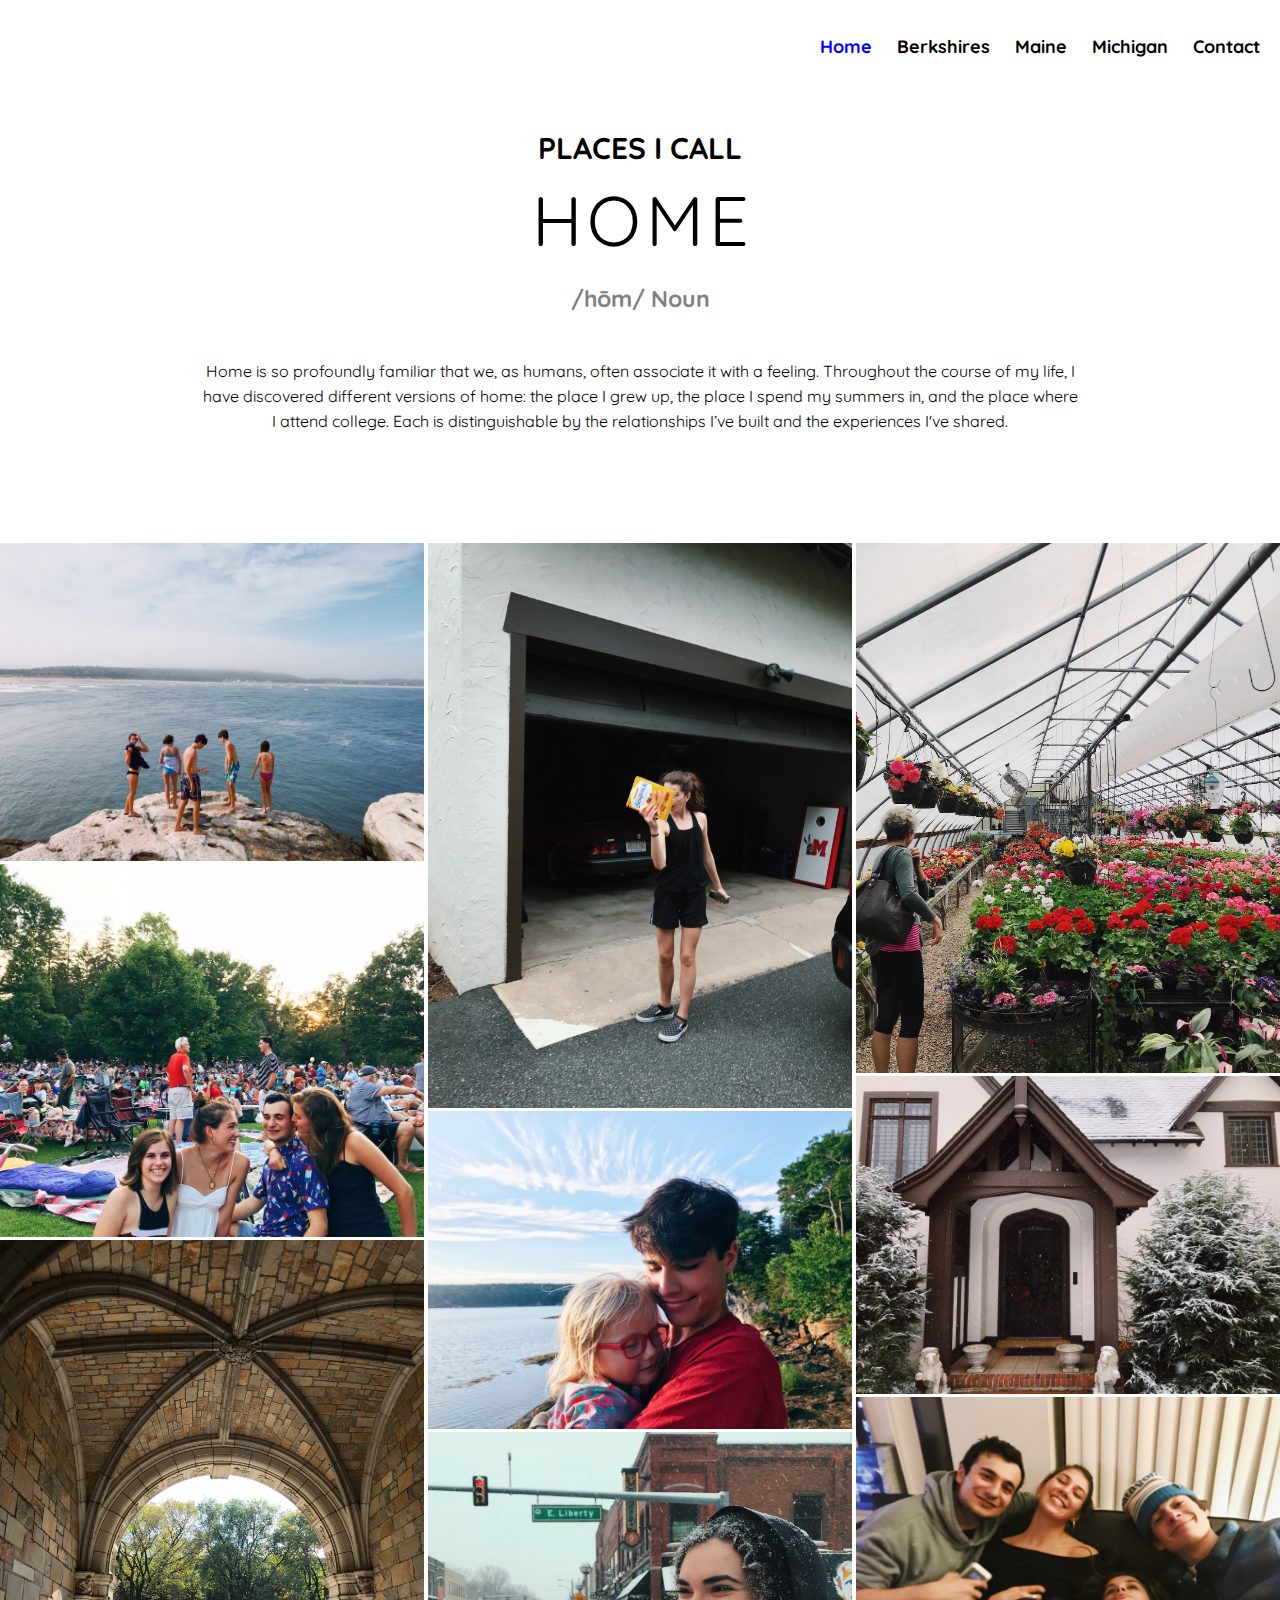
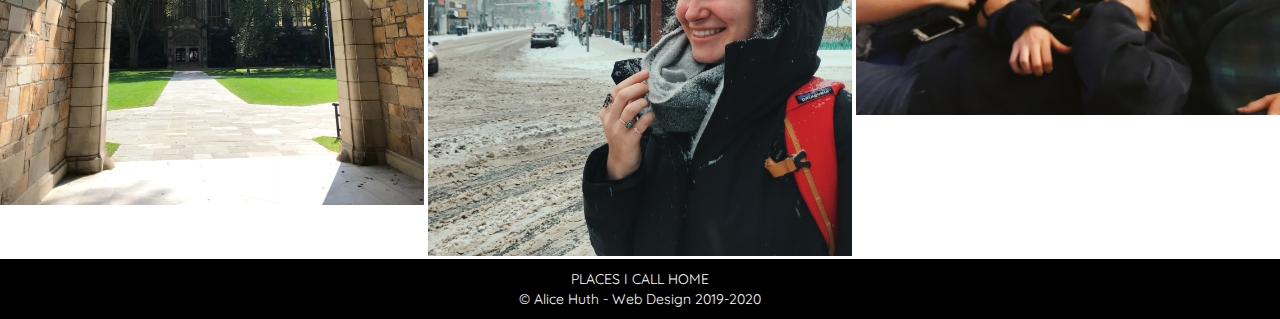
<file: index.html>
<!DOCTYPE html>
<html lang="en" dir="ltr">
  <head>
    <meta charset="utf-8">
    <link rel="stylesheet" type="text/css" href="css/html5reset.css">
    <link rel="stylesheet" type="text/css" href="css/style.css">
    <link href="https://fonts.googleapis.com/css?family=Quicksand&display=swap" rel="stylesheet">
    <meta name="viewport" content="width=device-width, initial-scale=1, shrink-to-fit=no">
    <title>Home</title>
  </head>
  <body>
  <main>
    <div class="skip"><a href="#photos">Skip to Main Content</a></div>
    <div class="container">
    <div class="nav">
      <nav>
        <div id = nav_bar>
      <ul> 
            <li><a href="index.html" class='active-page'>Home</a></li>
            <li><a href="berkshires.html">Berkshires</a></li>
            <li><a href="maine.html">Maine</a></li> 
            <li><a href="michigan.html">Michigan</a></li>
            <li><a href="contact.html">Contact</a></li>  

      </ul>
    </div>
        </nav>
      </div>
      </div>
 
    <header id="main">
    <h1>PLACES I CALL</h1>

    <div class="word">
        <span>H</span>
        <span>O</span>
        <span>M</span>
        <span>E</span>
      </div>

    <h2>/hōm/ Noun </h2>
    <p>
      Home is so profoundly familiar that we, as humans, often associate it with a feeling. Throughout the course of my life, I have discovered different versions of home: the place I grew up, the place I spend my summers in, and the place where I attend college. Each is distinguishable by the relationships I’ve built and the experiences I've shared. 
       </p>
    </header>

    <section id="photos">
        <img src="images/rocks.jpg" alt="rocks">
        <img src="images/twood.jpg" alt="tanglewood">
        <img src="images/arch.jpg" alt="arch">
        <img src="images/bisquick.jpg" alt="bisquick">
        <img src="images/max.jpg" alt="max">
        <img src="images/nina.jpg" alt="nina">
        <img src="images/mom.jpg" alt="mom">
        <img src="images/homesnow.jpg" alt="homesnow">
        <img src="images/goodfriends.jpg" alt="goodfriends">
        
    </section>

    <script>
    let spans = document.querySelectorAll('.word span');
spans.forEach((span, idx) => {
	span.addEventListener('click', (e) => {
		e.target.classList.add('active');
	});
	span.addEventListener('animationend', (e) => {
		e.target.classList.remove('active');
	});
	
	// Initial animation
	setTimeout(() => {
		span.classList.add('active');
	}, 750 * (idx+1))
});
    
    </script>

    <!-- Global site tag (gtag.js) - Google Analytics -->
<script async src="https://www.googletagmanager.com/gtag/js?id=UA-151779955-2"></script>
<script>
  window.dataLayer = window.dataLayer || [];
  function gtag(){dataLayer.push(arguments);}
  gtag('js', new Date());

  gtag('config', 'UA-151779955-2');
</script>
</main>   
    <footer>
      <p> PLACES I CALL HOME<br/>
        &copy; Alice Huth - Web Design 2019-2020</p>
    </footer>

  </body>
    </html>
</file>
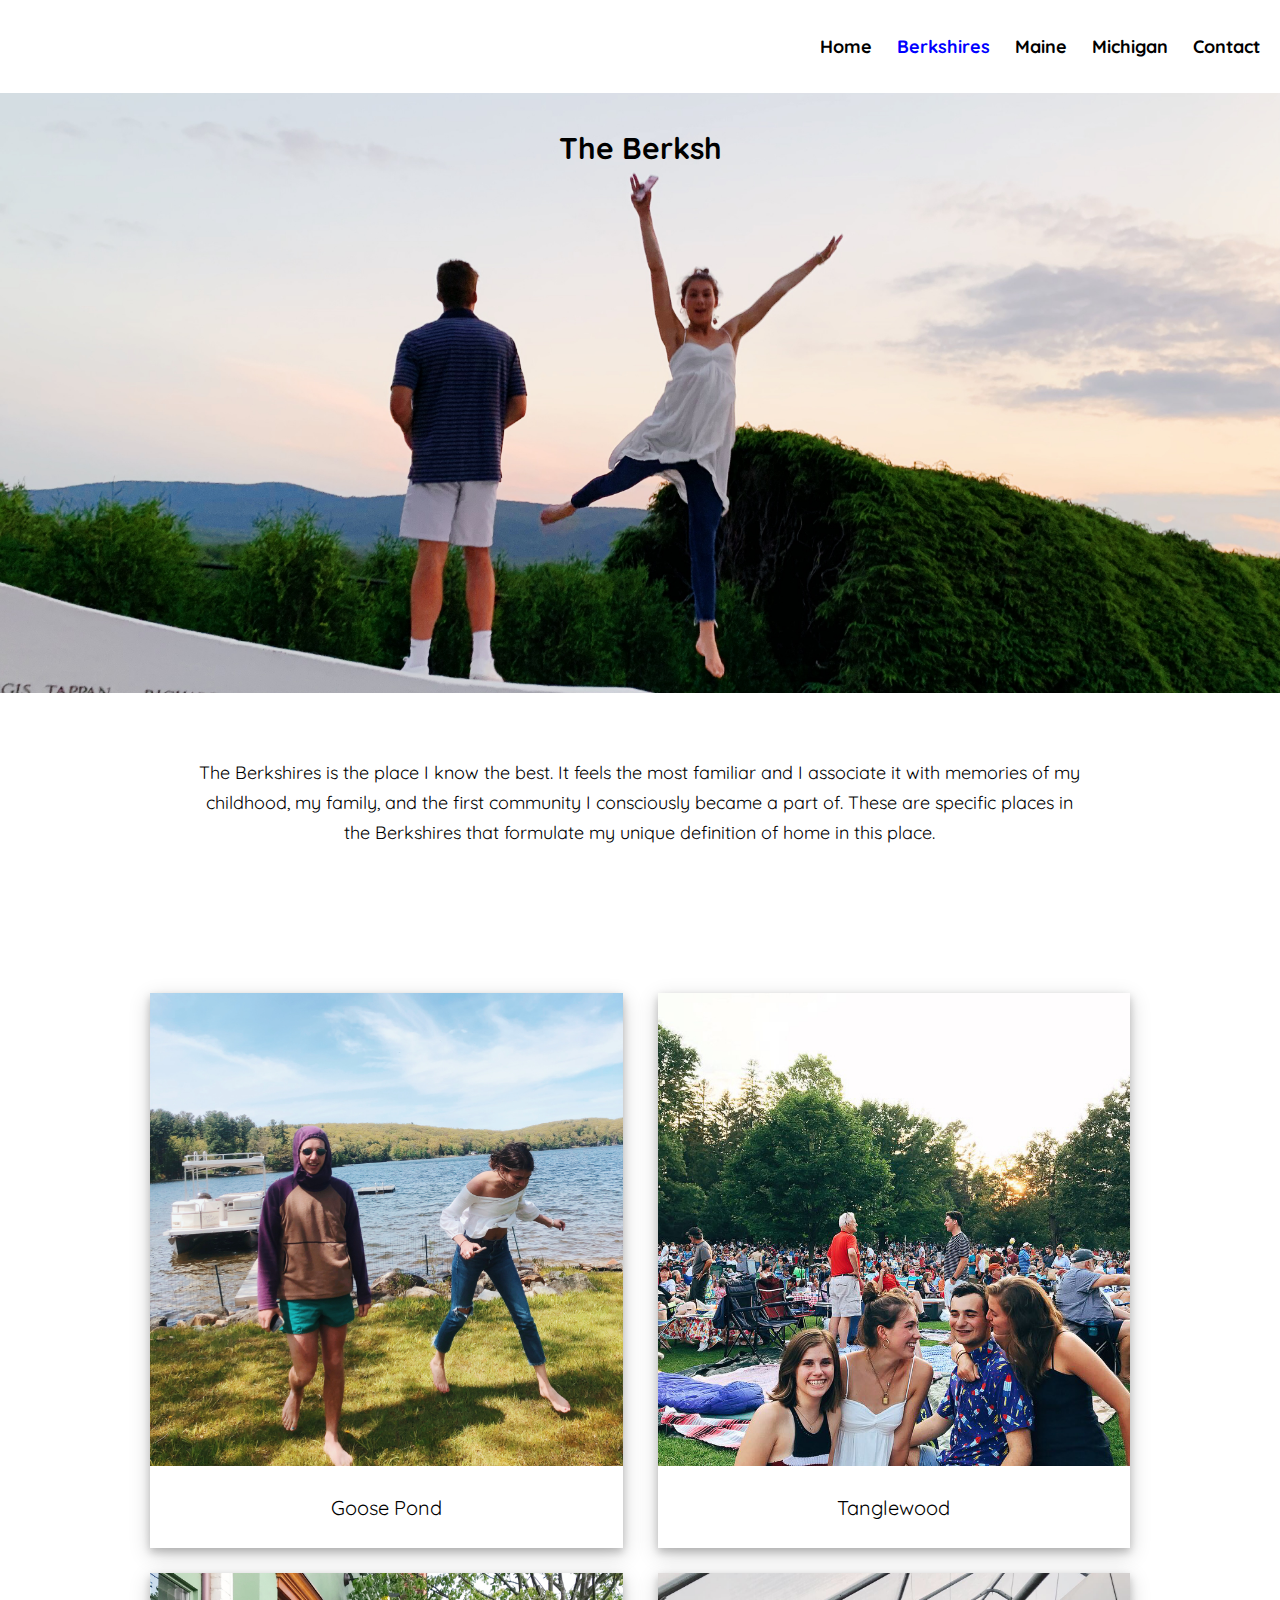
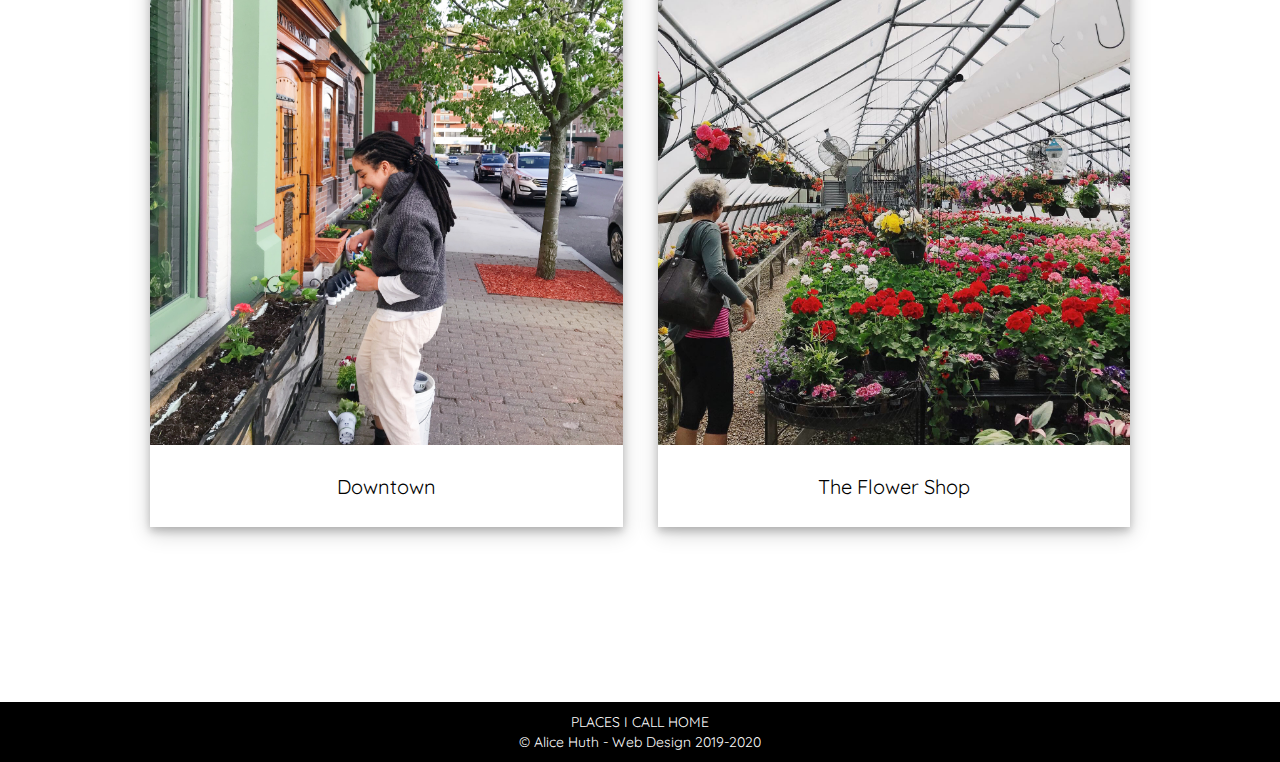
<file: berkshires.html>
<!DOCTYPE html>
<html lang="en" dir="ltr">
  <head>
    <meta charset="utf-8">
    <link rel="stylesheet" type="text/css" href="css/html5reset.css">
    <link rel="stylesheet" type="text/css" href="css/style.css">
    <link href="https://fonts.googleapis.com/css?family=Quicksand&display=swap" rel="stylesheet">
    <meta name="viewport" content="width=device-width, initial-scale=1, shrink-to-fit=no"> 
    <title>Berkshires</title>
  </head>
  <body>
    <main>
    <div class="skip"><a href="#berkphotos">Skip to Main Content</a></div>
    <div class="container">
    <div class="nav">
        <nav>
            <div id = nav_bar>
          <ul> 
                <li><a href="index.html">Home</a></li>
                <li><a href="berkshires.html" class='active-page'>Berkshires</a></li>
                <li><a href="maine.html">Maine</a></li> 
                <li><a href="michigan.html">Michigan</a></li>
                <li><a href="contact.html">Contact</a></li>  
                
                <!-- <li><a href="contact.html">Contact</a></li> -->
          </ul>
            </div>
            </nav>
          </div>
    
      <header id="berkshires">
          <h1>The Berkshires</h1>

      </header>

      <p class="one">The Berkshires is the place I know the best. It feels the most familiar and I associate it with 
          memories of my childhood, my family, and the first community I consciously became a part of. 
          These are specific places in the Berkshires that formulate my unique definition of home in this place. </p>
          </div>

    <!-- <div class="placecontainer"> -->
      <section id="berkphotos">

      <div class="polaroid">
          <img src="images/miles.jpg" alt="miles" style="width:100%">
          <div class="captioncontainer">
          <p>Goose Pond</p>
          </div>
        </div>
        
        <div class="polaroid">

          <img src="images/tova.jpg" alt="tova" style="width:100%">
          <div class="captioncontainer">
          <p>Downtown</p>
          </div>
        </div>
    

        <div class="polaroid">
            <img src="images/twoodtwo.jpg" alt="tanglewoodfriends" style="width:100%">
            <div class="captioncontainer">
            <p>Tanglewood</p>
            </div>
          </div>


          <div class="polaroid">
              <img src="images/momtwo.jpg" alt="mom" style="width:100%">
              <div class="captioncontainer">
              <p>The Flower Shop</p>
              </div>
            </div>
    


        </section>
      <!-- </div> -->

      <script>
          function typeEffect(element, speed) {
            var text = element.innerHTML;
            element.innerHTML = "";
            
            var i = 0;
            var timer = setInterval(function() {
              if (i < text.length) {
                element.append(text.charAt(i));
                i++;
              } else {
                clearInterval(timer);
              }
            }, speed);
          }
          
          
          // application
          var speed = 75;
          var h1 = document.querySelector('h1');
          // var p = document.querySelector('p');
          var delay = h1.innerHTML.length * speed + speed;
          
          // type affect to header
          typeEffect(h1, speed);
          
          
          // type affect to body
          setTimeout(function(){
            p.style.display = "inline-block";
            typeEffect(p, speed);
          }, delay);
          

      </script>

      <!-- Global site tag (gtag.js) - Google Analytics -->
<script async src="https://www.googletagmanager.com/gtag/js?id=UA-151779955-2"></script>
<script>
  window.dataLayer = window.dataLayer || [];
  function gtag(){dataLayer.push(arguments);}
  gtag('js', new Date());

  gtag('config', 'UA-151779955-2');
</script>
</main>


<footer>
    <p> PLACES I CALL HOME<br/>
      &copy; Alice Huth - Web Design 2019-2020</p>
  </footer>

</body>
</html>
</file>
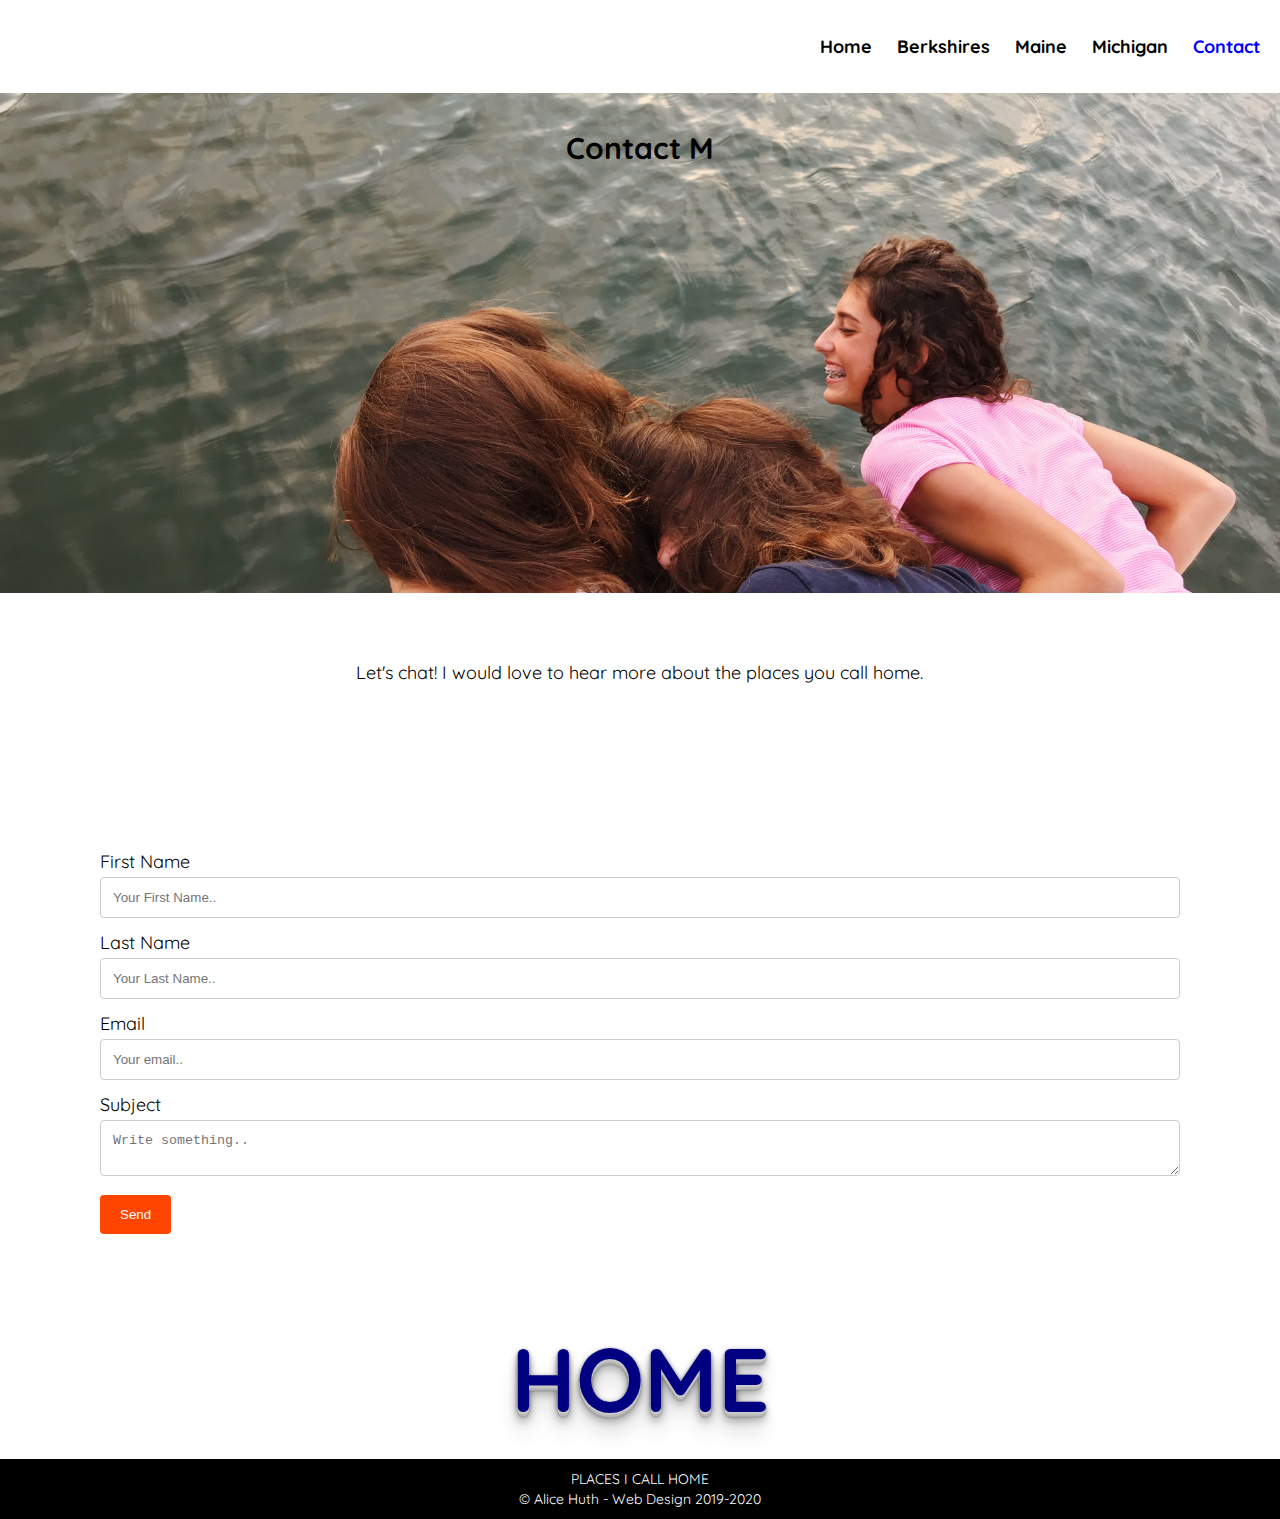
<file: contact.html>
<!DOCTYPE html>
<html lang="en" dir="ltr">
  <head>
    <meta charset="utf-8">
    <link rel="stylesheet" type="text/css" href="css/html5reset.css">
    <link rel="stylesheet" type="text/css" href="css/style.css">
    <link href="https://fonts.googleapis.com/css?family=Quicksand&display=swap" rel="stylesheet">
    <!-- <meta name="viewport" content="width=device-width, initial-scale=1, shrink-to-fit=no">
    <meta charset="UTF-8"> -->
    <meta name="viewport" content="width=device-width, initial-scale=1">
    <title>Contact</title>
  </head>
  <body>
      <main>
    <div class="skip"><a href="#contactform">Skip to Main Content</a></div>
    <div class="container">
    <div class="nav">
            <nav>
                    <div id = nav_bar>
                  <ul> 
                        <li><a href="index.html">Home</a></li>
                        <li><a href="berkshires.html">Berkshires</a></li>
                        <li><a href="maine.html" >Maine</a></li> 
                        <li><a href="michigan.html">Michigan</a></li>
                        <li><a href="contact.html" class='active-page'>Contact</a></li>  
                        
                        <!-- <li><a href="contact.html">Contact</a></li> -->
                  </ul>
                </div>
                    </nav>
      </div>
      <header id="contact">
            <h1>Contact Me</h1> 
        </header>
  
        <p class="one">Let's chat! I would love to hear more about the places you call home.</p>

</div>

            <section id="contactform">
            <div class="form_container">
            <form action="https://formspree.io/mwkkkdwo" method="POST">
              <!-- <form action="/action_page.php"> -->

                <label for="fname">First Name</label>
                <input type="text" id="fname" name="firstname" placeholder="Your First Name..">
            
                <label for="lname">Last Name</label>
                <input type="text" id="lname" name="lastname" placeholder="Your Last Name..">

                <label for="email">Email</label>
                <input type="text" id="email" name="email" placeholder="Your email..">
            
               
            
                <label for="subject">Subject</label>
                <textarea id="subject" name="subject" placeholder="Write something.."></textarea>

                <input type="submit" value="Send">
              </form>
              </div>  
              
              <div class="hit-the-floor">HOME</div>
  </section>


    <script>
            function typeEffect(element, speed) {
              var text = element.innerHTML;
              element.innerHTML = "";
              
              var i = 0;
              var timer = setInterval(function() {
                if (i < text.length) {
                  element.append(text.charAt(i));
                  i++;
                } else {
                  clearInterval(timer);
                }
              }, speed);
            }
            
            // application
            var speed = 75;
            var h1 = document.querySelector('h1');
            // var p = document.querySelector('p');
            var delay = h1.innerHTML.length * speed + speed;
            
            // type affect to header
            typeEffect(h1, speed);
            
            
            // type affect to body
            setTimeout(function(){
              p.style.display = "inline-block";
              typeEffect(p, speed);
            }, delay);
            
  
        </script>

        <!-- Global site tag (gtag.js) - Google Analytics -->
<script async src="https://www.googletagmanager.com/gtag/js?id=UA-151779955-2"></script>
<script>
  window.dataLayer = window.dataLayer || [];
  function gtag(){dataLayer.push(arguments);}
  gtag('js', new Date());

  gtag('config', 'UA-151779955-2');
</script>
</main>
    

    <footer>
            <p> PLACES I CALL HOME<br/>
              &copy; Alice Huth - Web Design 2019-2020</p>
          </footer>

        </body>

    </html>
</file>
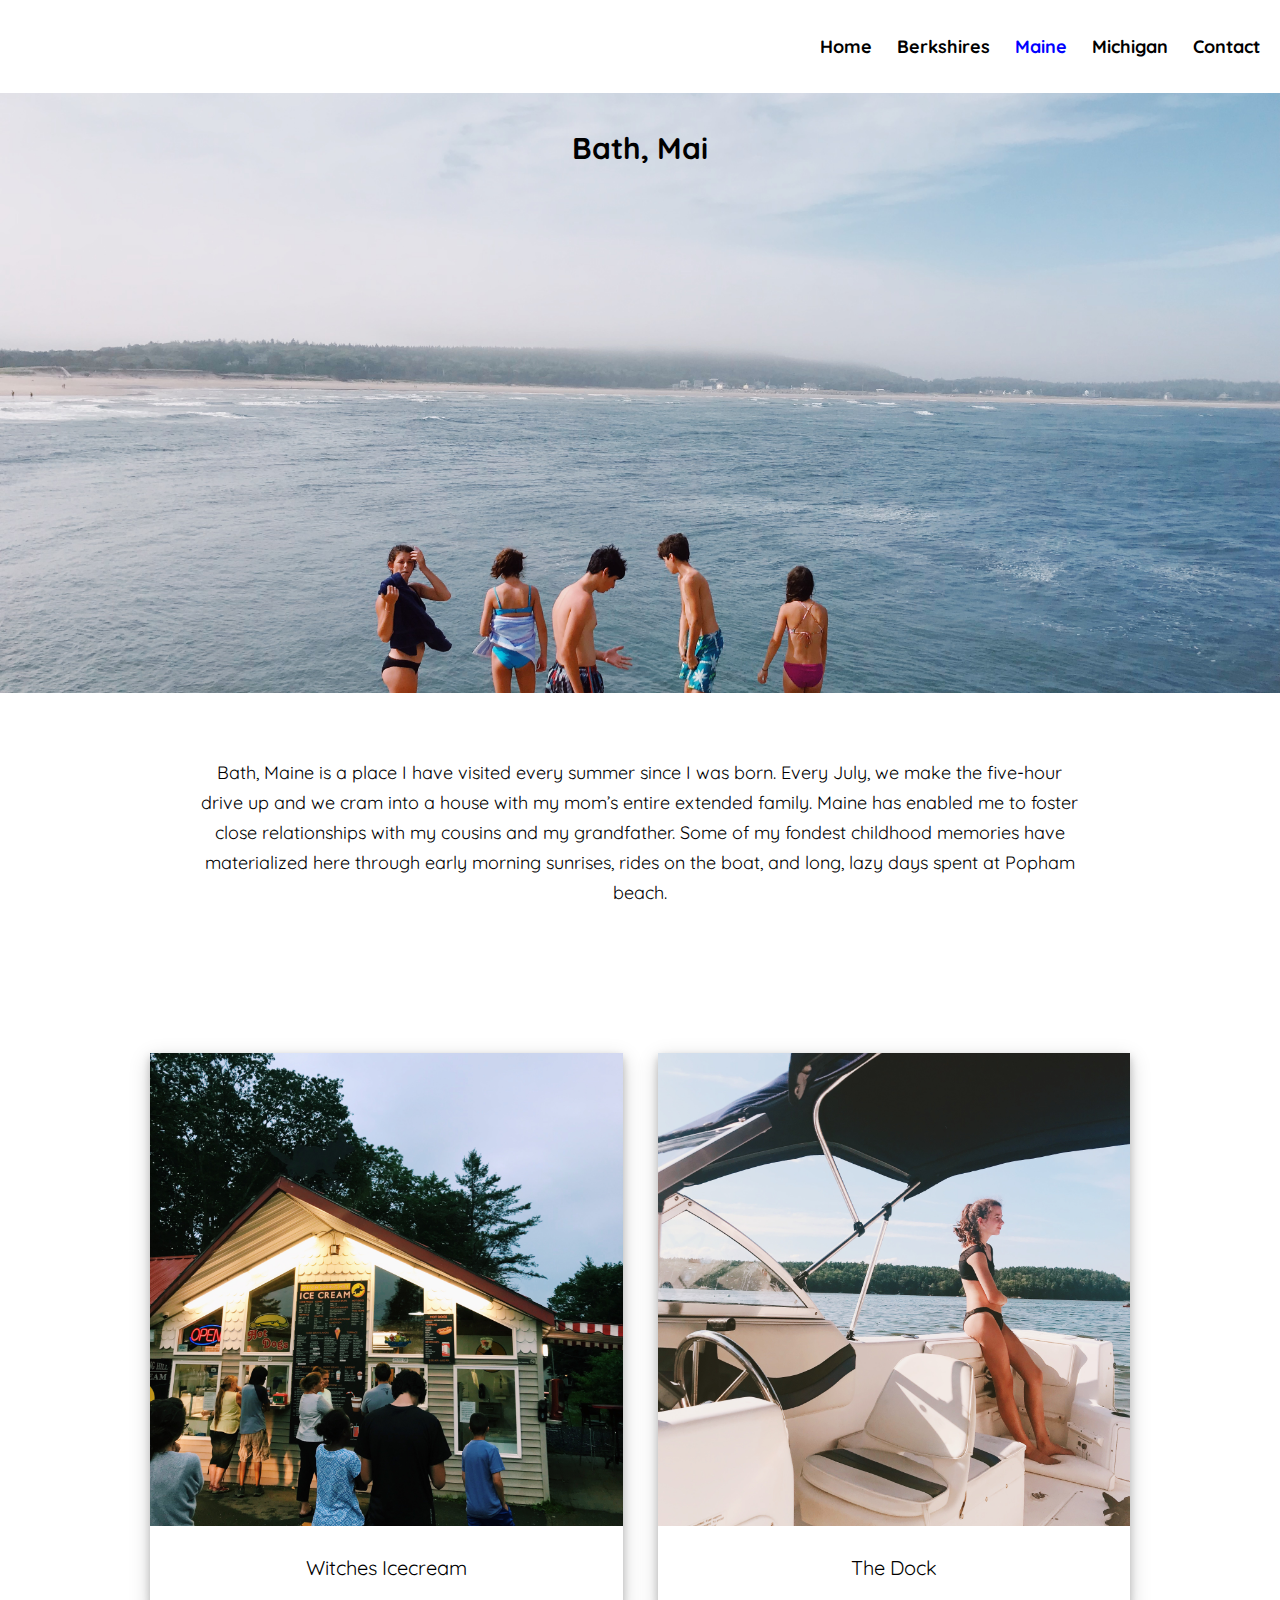
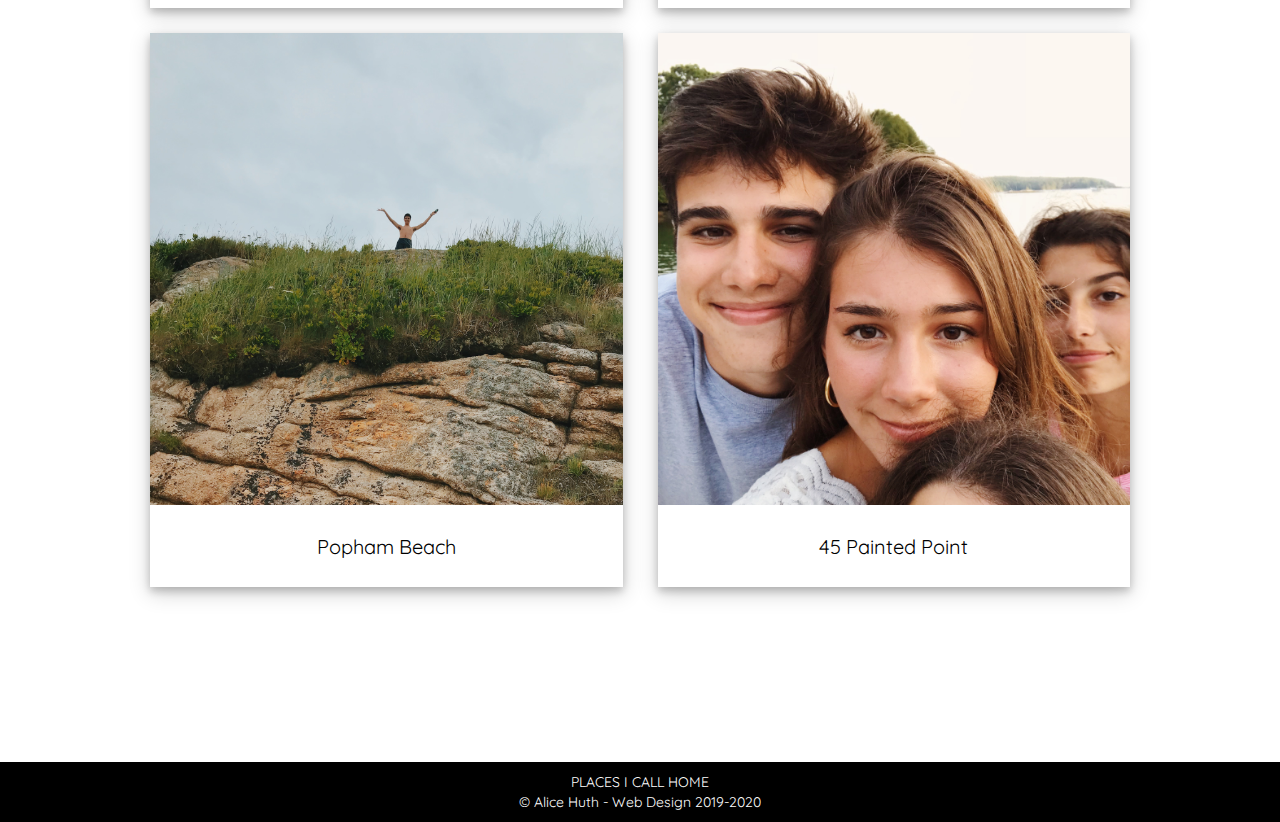
<file: maine.html>
<!DOCTYPE html>
<html lang="en" dir="ltr">
  <head>
    <meta charset="utf-8">
    <link rel="stylesheet" type="text/css" href="css/html5reset.css">
    <link rel="stylesheet" type="text/css" href="css/style.css">
    <link href="https://fonts.googleapis.com/css?family=Quicksand&display=swap" rel="stylesheet">
    <meta name="viewport" content="width=device-width, initial-scale=1, shrink-to-fit=no">
    <title>Maine</title>
  </head>
  <body>
    <main>
    <div class="skip"><a href="#berkphotos">Skip to Main Content</a></div>
    <div class="container">
    <div class="nav">
        <nav>
            <div id = nav_bar>
          <ul> 
                <li><a href="index.html">Home</a></li>
                <li><a href="berkshires.html">Berkshires</a></li>
                <li><a href="maine.html" class='active-page' >Maine</a></li> 
                <li><a href="michigan.html">Michigan</a></li>
                <li><a href="contact.html">Contact</a></li>  
                
                <!-- <li><a href="contact.html">Contact</a></li> -->
          </ul>
        </div>
            </nav>
      </div>

      <header id="maine">
          <h1>Bath, Maine</h1>
          </header>
  

          <p class="one">Bath, Maine is a place I have visited every summer since I was born. 
      Every July, we make the five-hour drive up and we cram into a house with my mom’s entire extended family. 
      Maine has enabled me to foster close relationships with my cousins and my grandfather. 
      Some of my fondest childhood memories have materialized here through early morning sunrises, 
      rides on the boat, and long, lazy days spent at Popham beach.</p>

    </div>

  <section id="berkphotos">

      <div class="polaroid">
          <img src="images/witches.jpg" alt="witches" style="width:100%">
          <div class="captioncontainer">
          <p>Witches Icecream</p>
          </div>
        </div>
        
        <div class="polaroid">

          <img src="images/popham.jpg" alt="pophambeach" style="width:100%">
          <div class="captioncontainer">
          <p>Popham Beach</p>
          </div>
        </div>
    

        <div class="polaroid">
            <img src="images/ellenboat.jpg" alt="ellenonboat" style="width:100%">
            <div class="captioncontainer">
            <p>The Dock</p>
            </div>
          </div>


          <div class="polaroid">
              <img src="images/cousins.jpg" alt="cousins" style="width:100%">
              <div class="captioncontainer">
              <p>45 Painted Point</p>
              </div>
            </div>


        </section>
      <!-- </div> -->
      <script>
          function typeEffect(element, speed) {
            var text = element.innerHTML;
            element.innerHTML = "";
            
            var i = 0;
            var timer = setInterval(function() {
              if (i < text.length) {
                element.append(text.charAt(i));
                i++;
              } else {
                clearInterval(timer);
              }
            }, speed);
          }
          
          
          // application
          var speed = 75;
          var h1 = document.querySelector('h1');
          // var p = document.querySelector('p');
          var delay = h1.innerHTML.length * speed + speed;
          
          // type affect to header
          typeEffect(h1, speed);
          
          
          // type affect to body
          setTimeout(function(){
            p.style.display = "inline-block";
            typeEffect(p, speed);
          }, delay);
          
      </script>


<!-- Global site tag (gtag.js) - Google Analytics -->
<script async src="https://www.googletagmanager.com/gtag/js?id=UA-151779955-2"></script>
<script>
  window.dataLayer = window.dataLayer || [];
  function gtag(){dataLayer.push(arguments);}
  gtag('js', new Date());

  gtag('config', 'UA-151779955-2');
</script>
</main>


<footer>
    <p> PLACES I CALL HOME<br/>
      &copy; Alice Huth - Web Design 2019-2020</p>
  </footer>

</body>
</html>
</file>
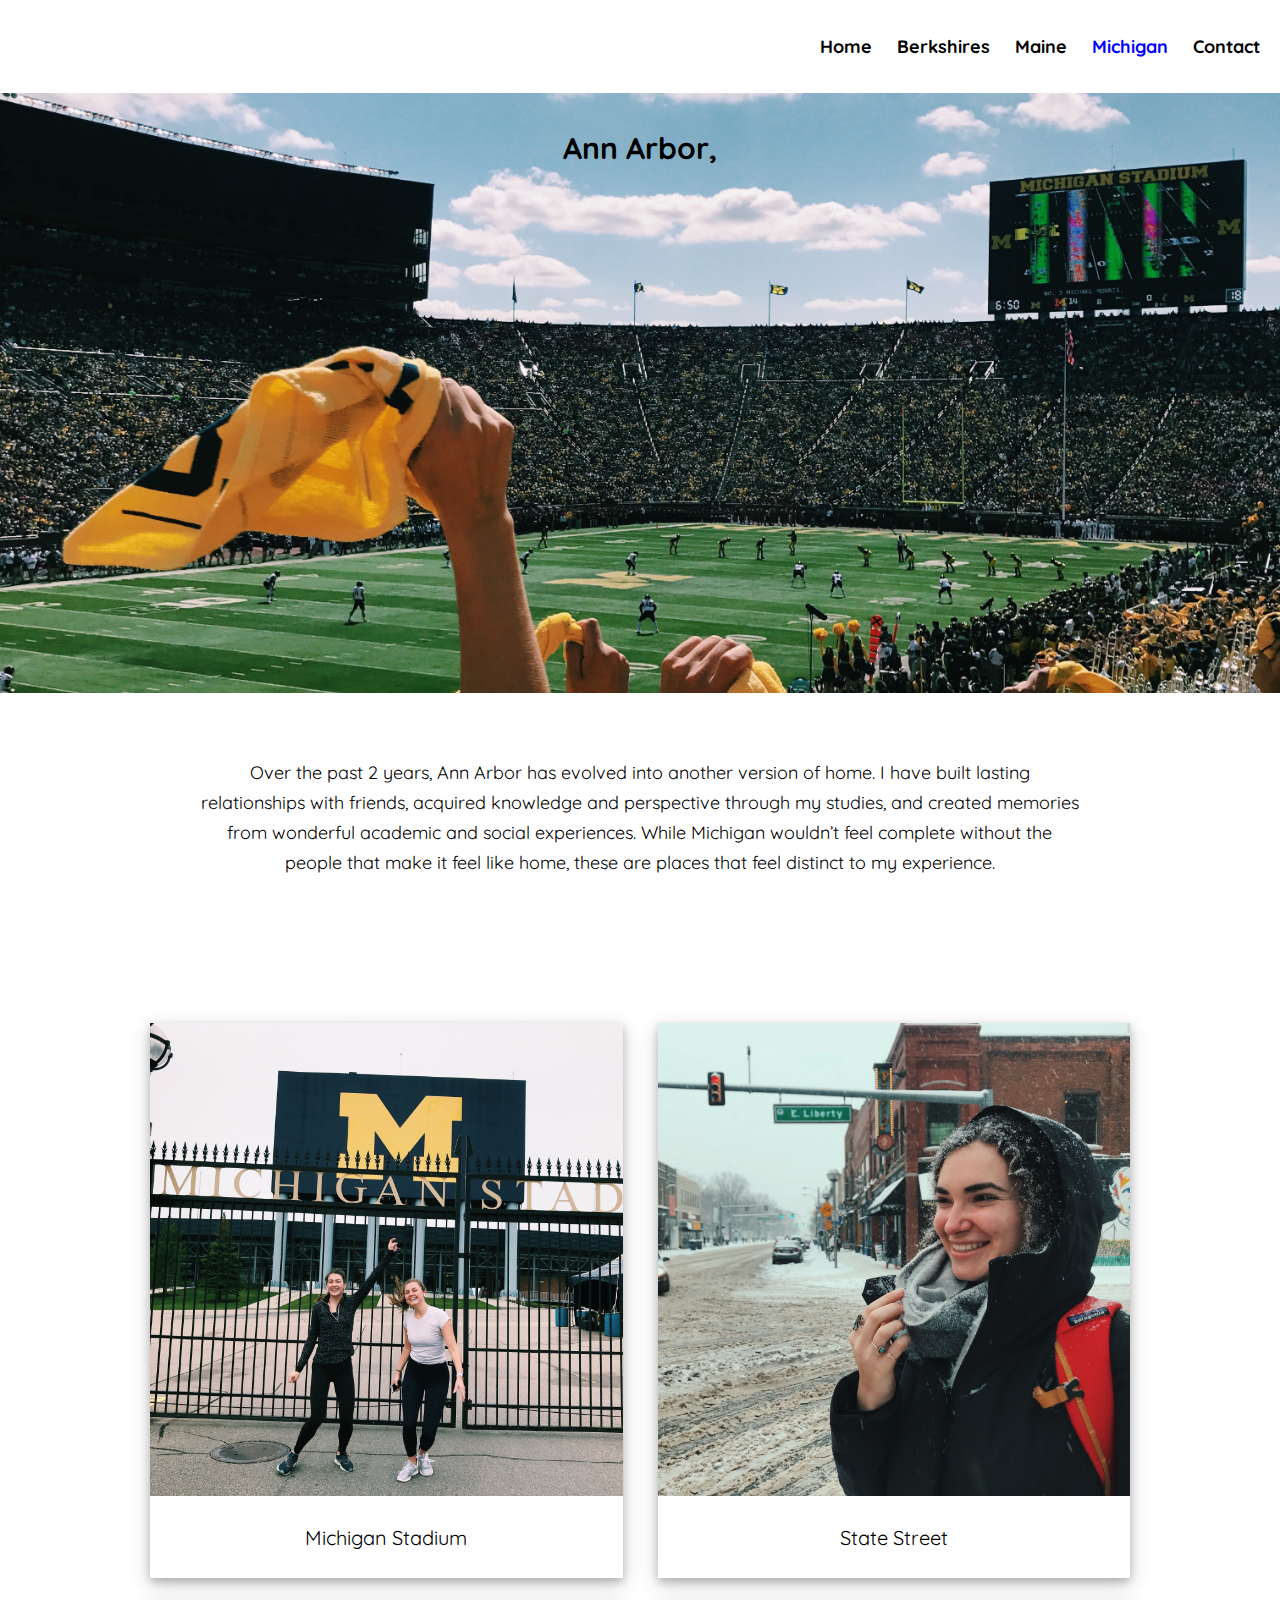
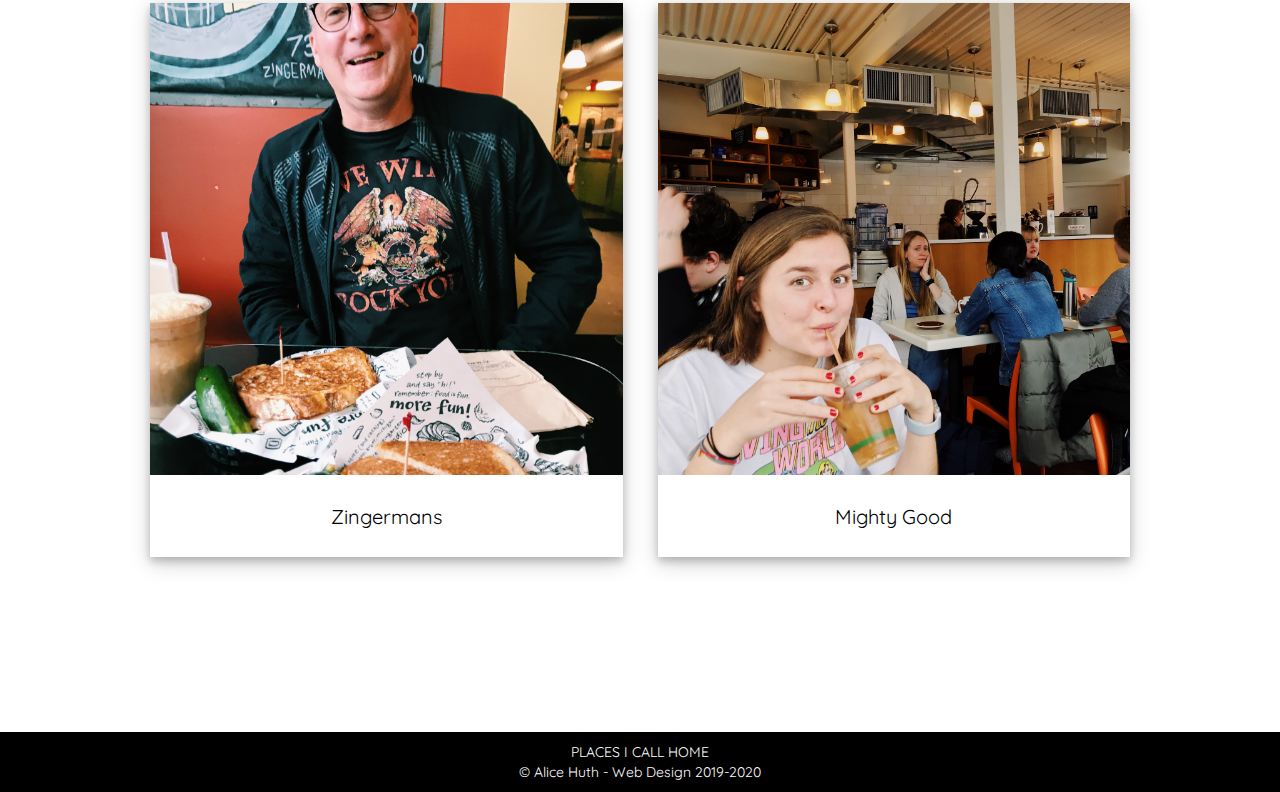
<file: michigan.html>
<!DOCTYPE html>
<html lang="en" dir="ltr">
  <head>
    <meta charset="utf-8">
    <link rel="stylesheet" type="text/css" href="css/html5reset.css">
    <link rel="stylesheet" type="text/css" href="css/style.css">
    <link href="https://fonts.googleapis.com/css?family=Quicksand&display=swap" rel="stylesheet">
    <meta name="viewport" content="width=device-width, initial-scale=1, shrink-to-fit=no">
    <title>Michigan</title>
  </head>
  <body>
    <main>
    <div class="skip"><a href="#berkphotos">Skip to Main Content</a></div>
    <div class="container">
    <div class="nav">
        <nav>
            <div id = nav_bar>
          <ul> 
                <li><a href="index.html">Home</a></li>
                <li><a href="berkshires.html">Berkshires</a></li>
                <li><a href="maine.html" >Maine</a></li> 
                <li><a href="michigan.html" class='active-page'>Michigan</a></li>
                <li><a href="contact.html">Contact</a></li>  
                
                <!-- <li><a href="contact.html">Contact</a></li> -->
          </ul>
        </div>
            </nav>
      </div>

  <header id="michigan">
      <h1>Ann Arbor, Michigan</h1>
      </header>
    
            
      <p class="one">Over the past 2 years, Ann Arbor has evolved into another version of home. 
  I have built lasting relationships with friends, acquired knowledge and perspective through my studies, 
  and created memories from wonderful academic and social experiences. While Michigan wouldn’t feel complete 
  without the people that make it feel like home, these are places that feel distinct to my experience. </p>


  </div>

<section id="berkphotos">

    <div class="polaroid">
        <img src="images/stadiumrun.jpg" alt="stadium" style="width:100%">
        <div class="captioncontainer">
        <p>Michigan Stadium</p>
        </div>
      </div>
      
      <div class="polaroid">

        <img src="images/zingermans.jpg" alt="zingermans" style="width:100%">
        <div class="captioncontainer">
        <p>Zingermans</p>
        </div>
      </div>

    

      <div class="polaroid">
          <img src="images/nina.jpg" alt="nina" style="width:100%">
          <div class="captioncontainer">
          <p>State Street</p>
          </div>
        </div>


        <div class="polaroid">
            <img src="images/mightygood.jpg" alt="mightygood" style="width:100%">
            <div class="captioncontainer">
            <p>Mighty Good</p>
            </div>
          </div>


      </section>
    <!-- </div> -->
    <script>
          function typeEffect(element, speed) {
            var text = element.innerHTML;
            element.innerHTML = "";
            
            var i = 0;
            var timer = setInterval(function() {
              if (i < text.length) {
                element.append(text.charAt(i));
                i++;
              } else {
                clearInterval(timer);
              }
            }, speed);
          }
          
          
          // application
          var speed = 75;
          var h1 = document.querySelector('h1');
          // var p = document.querySelector('p');
          var delay = h1.innerHTML.length * speed + speed;
          
          // type affect to header
          typeEffect(h1, speed);
          
          
          // type affect to body
          setTimeout(function(){
            p.style.display = "inline-block";
            typeEffect(p, speed);
          }, delay);
          
      </script>
    
    <!-- Global site tag (gtag.js) - Google Analytics -->
<script async src="https://www.googletagmanager.com/gtag/js?id=UA-151779955-2"></script>
<script>
  window.dataLayer = window.dataLayer || [];
  function gtag(){dataLayer.push(arguments);}
  gtag('js', new Date());

  gtag('config', 'UA-151779955-2');
</script>


</main>


<footer>
  <p> PLACES I CALL HOME<br/>
    &copy; Alice Huth - Web Design 2019-2020</p>
</footer>
</body>

</html>
</file>
<file: css/style.css>
html{
    scroll-behavior: smooth;
}

body{
  background-color: white;
  font-family:'Quicksand', sans-serif;
  font-size: 18px;
  
}

h1{
  font-size: 25px;
  line-height: 20px;
  padding: 40px 60px;
  text-align: center;
}

h2{
  color:gray;
  font-size: 23px;
  text-align: center;
  line-height: 20px;
}

h3{
  font-size: 18px;
  text-align: center;
  line-height: 20px;
  padding: 50px;

}

.one{
  color:black;
  font-size: 14px;
  grid-column: 2 / 2;
  /* padding: 50px; */
  text-align: center; 
  align-content: center;
  margin-top: 50px;
  margin-bottom: 50px;
  line-height: 20px; 

}

header p{
  color:black;
  font-size: 14px;
  padding: 20px 60px 50px 60px;
  text-align: center;
}

footer p{
  color:white;
  font-size: 14px;
}

p{
font-size: 20px;
line-height: 20px;
padding-bottom: 10px;
}

nav ul{
  list-style-type: none;
}

nav li{
  display: inline;
  padding-right: 20px;
}

nav a{
  color: black;
  font-weight: bold;
  text-decoration:none;
}

nav a:hover{
  text-decoration: underline;
  color: orchid;
}

#nav_bar ul li a.active-page{
  color: blue;
}

.skip a{
  background: white;
  left: 0;
  padding: 6px;
  position: absolute;
  top: -40px;
  -webkit-transition: top 1s ease-out;
  transition: top 1s ease-out;
  z-index: 1;
}

.skip a:focus, .skip a:active{
  border: 2px solid black;
  left: auto;
  top: auto;
  height: auto;
  overflow: auto;
  margin: 40px;
  padding: 6px;
  z-index: 999;
}

a.skip{
  top:auto;
} 

*:focus{
border: 2px solid black;
} 

footer{
  background-color: black;
  color: white;
  grid-column: 1 / -1;  
  padding-top: 10px;
  text-align: center;
}

.container{
  display: grid;
  grid-template-columns: 1fr 3fr 1fr;
  width: 100vw; 
}

.nav{
  font-size: 14px;
  line-height: 23px;
  background-attachment: fixed;
  background-color: white;
  padding-top: 10px; 
  padding-bottom: 10px;
  text-align: right;  
  grid-column: 3 / 3; 
}

#main{
  background-attachment: fixed; /* Parallax effect */
  background-position: center;  /* Parallax effect */
  background-repeat: no-repeat; /* Parallax effect */
  background-size: cover;        /* Parallax effect */
  color: black;
  height: 450px; 
  grid-column: 1 / -1;
}


#berkshires{
  background-attachment: fixed; /* Parallax effect */
  background-image: url("../images/tanglewood.jpg"); 
  background-position: center;  /* Parallax effect */
  background-repeat: no-repeat; /* Parallax effect */
  background-size: cover;        /* Parallax effect */
  color: black;
  height: 600px;
  grid-column: 1 / -1;
}

#maine{
  background-attachment: fixed; /* Parallax effect */
  background-image: url("../images/rocks.jpg"); 
  background-position: center;  /* Parallax effect */
  background-repeat: no-repeat; /* Parallax effect */
  background-size: cover;        /* Parallax effect */
  color: black;
  height: 600px; 
  grid-column: 1 / -1;
}

#michigan{
  background-attachment: fixed; /* Parallax effect */
  background-image: url("../images/football.jpg"); 
  background-position: center;  /* Parallax effect */
  background-repeat: no-repeat; /* Parallax effect */
  background-size: cover;        /* Parallax effect */
  color: black;
  height: 600px; 
  grid-column: 1 / -1;
}

#contact{
  background-attachment: fixed; /* Parallax effect */
  background-image: url("../images/boatledge.jpg"); 
  background-position: center;  /* Parallax effect */
  background-repeat: no-repeat; /* Parallax effect */
  background-size: cover;        /* Parallax effect */
  color: black;
  height: 500px;
  grid-column: 1 / -1;

}


#photos {
  /* Prevent vertical gaps */
  line-height: 1;
  -webkit-column-count: 1;
  -webkit-column-gap:   6px;
  -moz-column-count:    1;
  -moz-column-gap:      4px;
  column-count:         1;
  column-gap:           4px;  
  display: flex nowrap;
  flex-direction: column;
  justify-content: space-around;
}

#photos img {
  width: 100%;
}

#berkphotos{
  display: flex nowrap;
  flex-direction: column;
  justify-content: space-around;
}

div.polaroid {
  width: 100%;
  background-color: white;
  box-shadow: 0 4px 8px 0 rgba(0, 0, 0, 0.2), 0 6px 20px 0 rgba(0, 0, 0, 0.19);
  margin-bottom: 25px;

}

div.captioncontainer {
  text-align: center;
  align-content: center;
  padding: 10px 20px;
  
}

.word {
  font-family: 'Quicksand', sans-serif;
	perspective: 1000px; 
  perspective-origin: 200px 40px;
  text-align: center;
  padding-bottom: 40px;
}

.word span {
	cursor: pointer;
	display: inline-block;
	font-size: 70px;
	user-select: none;
	line-height: .5;
}

.word span:nth-child(1).active {
	animation: balance 1.5s ease-out;
	transform-origin: 0% 100% 0px;
}

@keyframes balance {
	0%, 100% {
		transform: rotate(0deg);
	}
	
	30%, 60% {
		transform: rotate(-45deg);
	}
}

.word span:nth-child(2).active {
	animation: shrinkjump 1s ease-in-out;
	transform-origin: bottom center;
}

@keyframes shrinkjump {
	10%, 35% {
		transform: scale(2, .2) translate(0, 0);
	}
	
	45%, 50% {
		transform: scale(1) translate(0, -150px);
	}
	
	80% {
		transform: scale(1) translate(0, 0);
	}
}

.word span:nth-child(3).active {
	animation: falling 2s ease-out;
	transform-origin: bottom center;
}

@keyframes falling {
	12% {
		transform: rotateX(240deg);
	}
	
	24% {
		transform: rotateX(150deg);
	}
	
	36% {
		transform: rotateX(200deg);
	}
	
	48% {
		transform: rotateX(175deg);
	}
	
	60%, 85% {
		transform: rotateX(180deg);
	}
	
	100% {
		transform: rotateX(0deg);
	}
}

.word span:nth-child(4).active {
	animation: rotate 1s ease-out;
}

@keyframes rotate {
	20%, 80% {
		transform: rotateY(180deg);
	}
	
	100% {
		transform: rotateY(360deg);
	}
}

.word span:nth-child(5).active {
	animation: toplong 1.5s linear;
}

@keyframes toplong {
	10%, 40% {
		transform: translateY(-48vh) scaleY(1);
	}
	
	90% {
		transform: translateY(-48vh) scaleY(4);
	}
}

input[type=text], select, textarea {
  width: 100%;
  padding: 12px;
  border: 1px solid #ccc;
  border-radius: 4px;
  box-sizing: border-box;
  margin-top: 6px;
  margin-bottom: 16px;
  resize: vertical;
}

input[type=submit] {
  background-color: orangered;
  color: white;
  padding: 12px 20px;
  border: none;
  border-radius: 4px;
  cursor: pointer;
}

input[type=submit]:hover {
  background-color: orangered;
}

.form_container {
  border-radius: 5px;
  padding: 40px;
}

.hit-the-floor {
  color: navy;
  font-size: 5em;
  font-weight: bold;
  font-family: Quicksand;
  margin-bottom: 35px;
  text-shadow: 
    0 1px 0 #ccc, 
    0 2px 0 #c9c9c9, 
    0 3px 0 #bbb, 
    0 4px 0 #b9b9b9, 
    0 5px 0 #aaa, 
    0 6px 1px rgba(0,0,0,.1), 
    0 0 5px rgba(0,0,0,.1), 
    0 1px 3px rgba(0,0,0,.3), 
    0 3px 5px rgba(0,0,0,.2), 
    0 5px 10px rgba(0,0,0,.25), 
    0 10px 10px rgba(0,0,0,.2), 
    0 20px 20px rgba(0,0,0,.15);
}

.hit-the-floor {
  text-align: center;
}

@media screen and (min-width: 700px){

    #photos {
    -moz-column-count:    2;
    -webkit-column-count: 2;
    column-count:         2; 
    }

    .container{
      display: grid;
      grid-template-columns: 1fr auto 5fr auto 1fr;
    }

    h1{
      font-size: 30px;
      padding: 40px 60px;
      text-align: center;
    }

    header p{
      color:black;
      font-size: 16px;
      padding: 50px 150px;
      line-height: 25px;
      text-align: center;
    }


    .one{
      color:black;
      font-size: 18px;
      padding: 15px;
      text-align: center;
      grid-column: 2 / 4;
      line-height: 30px;
    }

    .nav{
      font-size: 18px;
      background-attachment: fixed;
      background-color: white;
      text-align: center;
      align-content: center; 
      padding-top: 35px;
      padding-bottom: 35px;
      grid-column: 2 / span 2; 
    }
    
    div.polaroid {
      width: 100%;
      background-color: white;
      box-shadow: 0 4px 8px 0 rgba(0, 0, 0, 0.2), 0 6px 20px 0 rgba(0, 0, 0, 0.19);
      margin-bottom: 25px;
    }

    #berkphotos{
      -moz-column-count:    2;
      -webkit-column-count: 2;
      column-count:         2; 
      padding: 80px 150px 150px 150px;
      line-height: 2;
      column-gap: 35px; 
    } 

    div.captioncontainer {
      text-align: center;
      font-size: 20px;
      padding: 20px 10px; 
    }

    .form_container {
      border-radius: 5px;
      padding: 80px;
    }

  @media (min-width: 1000px) {

    .container{
      display: grid;
      grid-template-columns: 1fr auto 5fr auto 1fr;
    }

    #photos {
    -moz-column-count:    3;
    -webkit-column-count: 3;
    column-count:         3;
    }

    .nav{
      font-size: 18px;
      background-attachment: fixed;
      background-color: white;
      text-align: right;
      align-content: right; 
      padding-top: 35px;
      padding-bottom: 35px;
      grid-column: 3 / -1;
    }

    h1{
      font-size: 30px;
      line-height: 1;
      padding: 40px 50px;
      text-align: center;
    }
    

    header p{
      color:black;
      font-size: 16px;
      padding: 50px 200px;
      line-height: 25px;
      text-align: center;
    }

    .one{
      color:black;
      font-size: 18px;
      padding: 15px;
      text-align: center;
      grid-column: 3 / 4;

    }

    div.polaroid {
      width: 100%;
      background-color: white;
      box-shadow: 0 4px 8px 0 rgba(0, 0, 0, 0.2), 0 6px 20px 0 rgba(0, 0, 0, 0.19);
      margin-bottom: 25px;
      
    }

    #berkphotos{
      -moz-column-count:    2;
      -webkit-column-count: 2;
      column-count:         2; 
      padding: 80px 150px 150px 150px;
      line-height: 2;
      column-gap: 35px; 
  
    } 

    div.captioncontainer {
      text-align: center;
      font-size: 20px;
      padding: 20px 10px;
    }

    .form_container {
      border-radius: 5px;
      padding: 100px;
    }

  }


@media screen and (prefers-reduced-motion: reduce){
  html{
      scroll-behavior: auto; /* Removes scroll animation */
  }

  .skip a{
    background: white;
    left: 0;
    padding: 6px;
    position: absolute;
    top: -40px;
    -webkit-transition: none !important; /* Your code here - set to default setting */
    transition: none !important;/* Your code here - set to default setting */
    z-index: 1;
  }

  .skip a:focus{
    top:0;
  }
}
}
</file>
